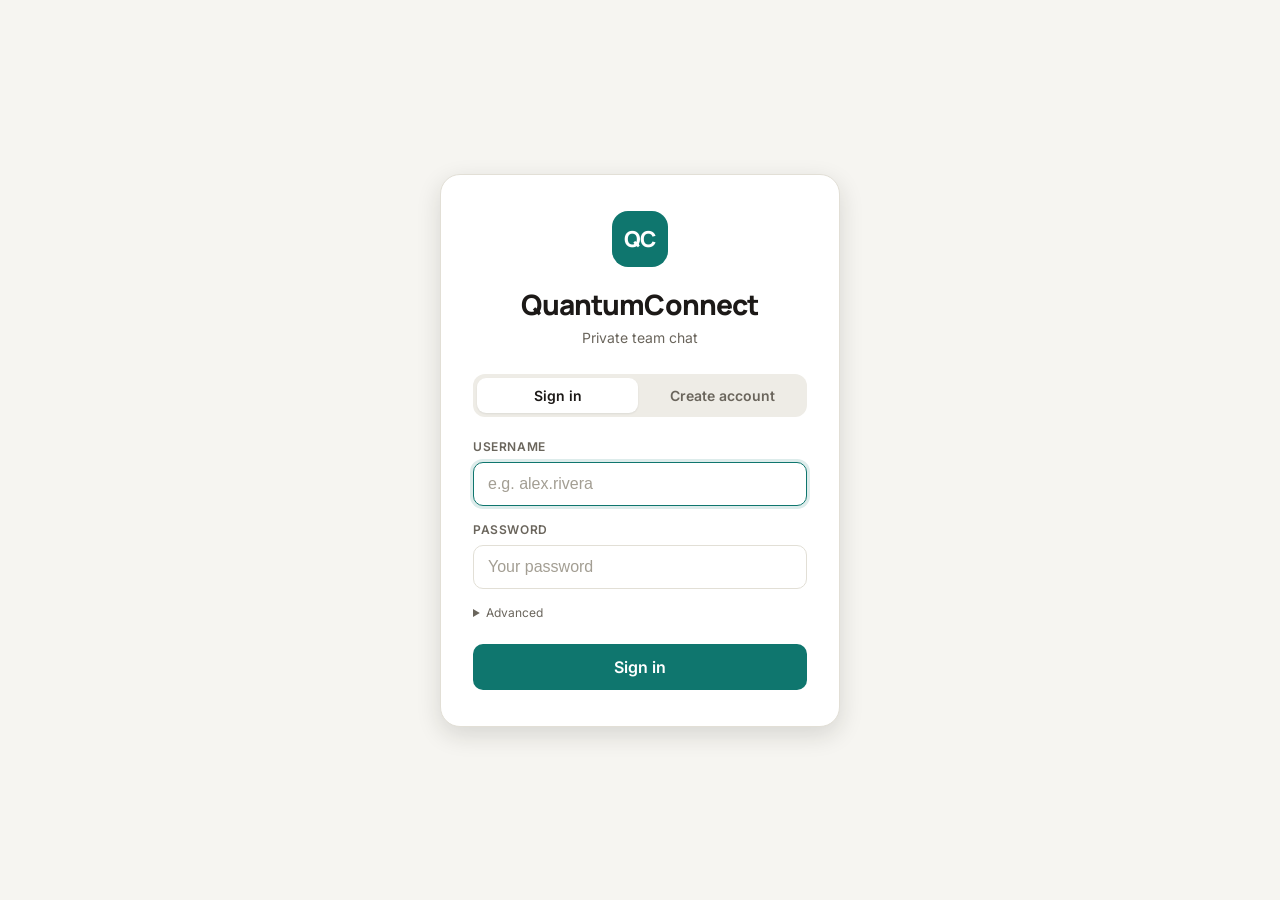
<file: frontend/index.html>
<!DOCTYPE html>
<html lang="en">
<head>
    <meta charset="UTF-8">
    <meta name="viewport" content="width=device-width, initial-scale=1.0, viewport-fit=cover">
    <meta name="theme-color" content="#f6f5f1">
    <title>QuantumConnect</title>
    <link rel="icon" href="data:image/svg+xml,%3Csvg xmlns='http://www.w3.org/2000/svg' viewBox='0 0 64 64'%3E%3Crect width='64' height='64' rx='16' fill='%230f766e'/%3E%3Ctext x='32' y='42' font-family='Arial' font-size='28' font-weight='700' text-anchor='middle' fill='white'%3EQC%3C/text%3E%3C/svg%3E">
    <link rel="preconnect" href="https://fonts.googleapis.com">
    <link rel="preconnect" href="https://fonts.gstatic.com" crossorigin>
    <link href="https://fonts.googleapis.com/css2?family=Manrope:wght@700;800&family=Inter:wght@400;500;600;700&display=swap" rel="stylesheet">
    <link rel="stylesheet" href="styles.css">
</head>
<body>

    <!-- SIGN-IN -->
    <div id="auth-screen">
        <form class="auth-card" id="auth-form" autocomplete="off">
            <div class="logo logo-lg">QC</div>
            <h1 class="auth-title">QuantumConnect</h1>
            <p class="auth-sub">Private team chat</p>

            <div class="tabs" role="tablist">
                <button type="button" role="tab" class="tab active" id="tab-login" aria-selected="true">Sign in</button>
                <button type="button" role="tab" class="tab" id="tab-register" aria-selected="false">Create account</button>
            </div>

            <div class="field">
                <label for="username-input">Username</label>
                <input type="text" id="username-input" name="username" placeholder="e.g. alex.rivera" maxlength="24" autocomplete="username" spellcheck="false" required autofocus>
            </div>
            <div class="field">
                <label for="password-input">Password</label>
                <input type="password" id="password-input" name="password" placeholder="At least 8 characters" maxlength="128" autocomplete="current-password" required>
            </div>
            <div class="field" id="invite-field" hidden>
                <label for="invite-input">Invite code</label>
                <input type="text" id="invite-input" name="invite" placeholder="Ask whoever invited you" maxlength="128" autocomplete="off" spellcheck="false">
            </div>
            <p class="auth-hint" id="auth-hint" hidden>Usernames are 3-24 characters: letters, numbers, spaces, dots, dashes or underscores.</p>

            <details class="advanced">
                <summary>Advanced</summary>
                <div class="field">
                    <label for="server-input">Server node</label>
                    <input type="text" id="server-input" placeholder="wss://your-backend.onrender.com/ws" spellcheck="false">
                </div>
            </details>

            <button type="submit" class="btn-primary" id="auth-btn">Sign in</button>
            <div id="auth-note" class="auth-note" role="status"></div>
            <div id="auth-error" class="auth-error" role="alert"></div>
        </form>
    </div>

    <!-- APP -->
    <div id="main-app">
        <div class="scrim" id="scrim"></div>

        <aside class="sidebar" id="sidebar" aria-label="Conversations">
            <div class="sidebar-header">
                <div class="logo">QC</div>
                <span class="brand">QuantumConnect</span>
            </div>

            <nav class="sidebar-nav">
                <div class="nav-label">Channels</div>
                <button type="button" class="nav-item active" id="nav-public">
                    <span class="nav-icon">#</span>
                    <span class="nav-text">General</span>
                    <span class="badge" id="badge-public" hidden>0</span>
                </button>

                <div class="nav-label">Direct messages</div>
                <div id="dm-list"></div>

                <div class="nav-label">Online now <span class="count" id="online-count">0</span></div>
                <div id="online-list"></div>
            </nav>

            <div class="sidebar-footer">
                <div class="avatar" id="my-avatar">?</div>
                <div class="me-info">
                    <div class="me-name" id="my-name">-</div>
                    <div class="me-status" id="my-status">Offline</div>
                </div>
                <button type="button" class="icon-btn" id="signout-btn" title="Sign out" aria-label="Sign out">&#x21AA;</button>
            </div>
        </aside>

        <main class="chat" id="chat">
            <header class="chat-header">
                <button type="button" class="icon-btn menu-btn" id="menu-btn" aria-label="Open conversations">&#9776;</button>
                <div class="chat-heading">
                    <div class="chat-title" id="chat-title">General</div>
                    <div class="chat-sub" id="chat-sub"></div>
                </div>
                <div class="conn-pill" id="conn-pill" data-state="offline"><span class="dot"></span><span id="conn-pill-text">Offline</span></div>
            </header>

            <div class="banner" id="conn-banner" hidden>
                <span id="banner-text"></span>
                <button type="button" id="banner-btn">Retry now</button>
            </div>

            <div class="messages" id="messages" aria-live="polite"></div>
            <button type="button" class="jump-btn" id="jump-btn" hidden>New messages &#8595;</button>

            <div class="status-row">
                <div class="typing" id="typing"></div>
                <div class="uploads" id="uploads"></div>
            </div>

            <form class="composer" id="composer">
                <button type="button" class="icon-btn" id="attach-btn" title="Attach a file" aria-label="Attach a file">&#128206;</button>
                <div class="input-wrap">
                    <textarea id="msg-input" rows="1" maxlength="4000" placeholder="Type a message" enterkeyhint="send"></textarea>
                    <button type="button" class="icon-btn" id="emoji-btn" title="Emoji" aria-label="Emoji">&#128522;</button>
                    <div class="emoji-pop" id="emoji-pop" hidden></div>
                </div>
                <button type="submit" class="icon-btn send-btn" id="send-btn" title="Send" aria-label="Send">&#10148;</button>
                <input type="file" id="file-input" hidden>
            </form>

            <div class="drop-hint" id="drop-hint">Drop a file to send it</div>
        </main>
    </div>

    <div class="toast" id="toast" role="status" hidden></div>

    <script src="config.js"></script>
    <script src="app.js"></script>
</body>
</html>
</file>
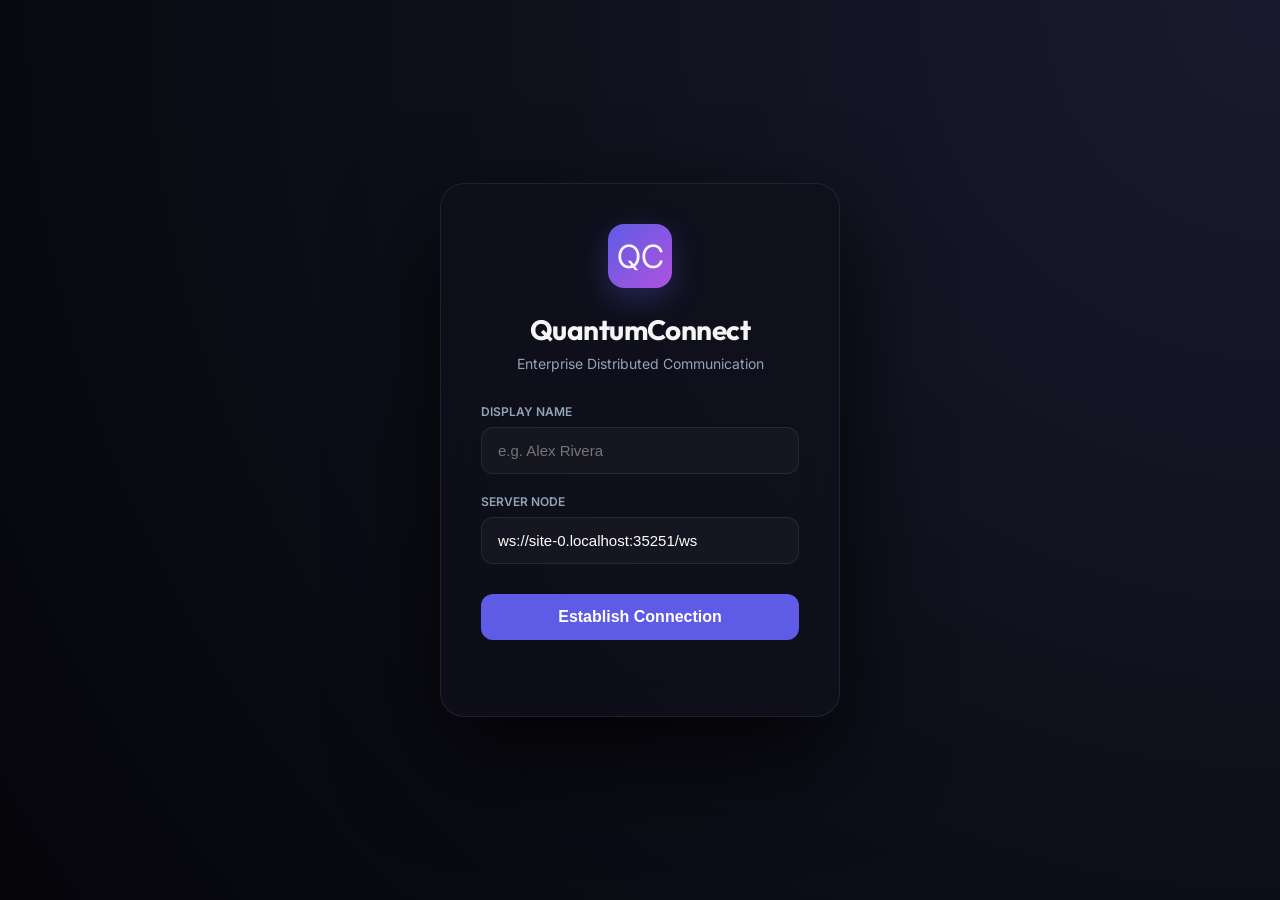
<file: web_client/index.html>
<!DOCTYPE html>
<html lang="en">
<head>
    <meta charset="UTF-8">
    <meta name="viewport" content="width=device-width, initial-scale=1.0">
    <title>QuantumConnect | Enterprise Communication</title>
    <!-- Google Fonts -->
    <link href="https://fonts.googleapis.com/css2?family=Outfit:wght@300;400;500;600;700&family=Inter:wght@300;400;500;600&display=swap" rel="stylesheet">
    <style>
        :root {
            --bg: #05050a;
            --surface: #0f111a;
            --surface-hover: #161a29;
            --border: rgba(255, 255, 255, 0.08);
            --accent: #5e5ce6;
            --accent-glow: rgba(94, 92, 230, 0.3);
            --text-main: #f5f5f7;
            --text-dim: #94a3b8;
            --success: #34c759;
            --danger: #ff453a;
            --glass: rgba(15, 17, 26, 0.7);
            --sidebar-width: 260px;
        }

        * {
            box-sizing: border-box;
            margin: 0;
            padding: 0;
            scrollbar-width: thin;
            scrollbar-color: var(--border) transparent;
        }

        body {
            font-family: 'Inter', sans-serif;
            background-color: var(--bg);
            color: var(--text-main);
            height: 100vh;
            overflow: hidden;
            display: flex;
            flex-direction: column;
        }

        h1, h2, h3, .brand-name {
            font-family: 'Outfit', sans-serif;
        }

        /* --- AUTH SCREEN --- */
        #auth-screen {
            position: fixed;
            inset: 0;
            z-index: 1000;
            background: radial-gradient(circle at top right, #1a1a2e 0%, #05050a 100%);
            display: flex;
            align-items: center;
            justify-content: center;
            transition: opacity 0.5s ease-out;
        }

        .auth-card {
            width: 100%;
            max-width: 400px;
            padding: 40px;
            background: var(--glass);
            backdrop-filter: blur(20px);
            border: 1px solid var(--border);
            border-radius: 24px;
            box-shadow: 0 40px 100px rgba(0,0,0,0.8);
            text-align: center;
            animation: authIn 0.6s cubic-bezier(0.16, 1, 0.3, 1);
        }

        @keyframes authIn {
            from { opacity: 0; transform: translateY(20px) scale(0.95); }
            to { opacity: 1; transform: translateY(0) scale(1); }
        }

        .auth-logo {
            width: 64px;
            height: 64px;
            background: linear-gradient(135deg, var(--accent), #af52de);
            border-radius: 16px;
            margin: 0 auto 24px;
            display: flex;
            align-items: center;
            justify-content: center;
            font-size: 32px;
            box-shadow: 0 10px 30px var(--accent-glow);
        }

        .auth-title { font-size: 28px; font-weight: 700; margin-bottom: 8px; letter-spacing: -0.02em; }
        .auth-sub { font-size: 14px; color: var(--text-dim); margin-bottom: 32px; }

        .input-group { text-align: left; margin-bottom: 20px; }
        .input-group label { display: block; font-size: 12px; font-weight: 600; color: var(--text-dim); text-transform: uppercase; margin-bottom: 8px; }
        .input-group input {
            width: 100%;
            padding: 14px 16px;
            background: rgba(255,255,255,0.03);
            border: 1px solid var(--border);
            border-radius: 12px;
            color: white;
            font-size: 15px;
            outline: none;
            transition: all 0.2s;
        }
        .input-group input:focus { border-color: var(--accent); background: rgba(255,255,255,0.05); box-shadow: 0 0 0 4px var(--accent-glow); }

        .btn-auth {
            width: 100%;
            padding: 14px;
            background: var(--accent);
            border: none;
            border-radius: 12px;
            color: white;
            font-size: 16px;
            font-weight: 600;
            cursor: pointer;
            transition: all 0.3s;
            margin-top: 10px;
        }
        .btn-auth:hover { filter: brightness(1.1); transform: translateY(-1px); box-shadow: 0 10px 20px var(--accent-glow); }
        .btn-auth:active { transform: translateY(0); }

        /* --- MAIN LAYOUT --- */
        #main-app {
            display: grid;
            grid-template-columns: var(--sidebar-width) 1fr;
            height: 100vh;
            opacity: 0;
            transition: opacity 0.5s ease;
        }
        #main-app.visible { opacity: 1; }

        .sidebar {
            background: var(--surface);
            border-right: 1px solid var(--border);
            display: flex;
            flex-direction: column;
            padding: 24px 0;
            z-index: 10;
        }

        .sidebar-header {
            padding: 0 24px 24px;
            display: flex;
            align-items: center;
            gap: 12px;
            font-weight: 700;
            font-size: 18px;
            border-bottom: 1px solid var(--border);
        }

        .sidebar-nav {
            flex: 1;
            overflow-y: auto;
            padding: 20px 12px;
        }

        .nav-label {
            font-size: 11px;
            font-weight: 700;
            color: var(--text-dim);
            text-transform: uppercase;
            padding: 0 12px 10px;
            display: flex;
            justify-content: space-between;
            align-items: center;
        }

        .nav-item {
            display: flex;
            align-items: center;
            gap: 10px;
            padding: 10px 12px;
            border-radius: 10px;
            cursor: pointer;
            font-size: 14px;
            font-weight: 500;
            color: var(--text-dim);
            transition: 0.2s;
            margin-bottom: 4px;
        }
        .nav-item:hover { background: var(--surface-hover); color: white; }
        .nav-item.active { background: var(--accent-glow); color: var(--accent); border-left: 3px solid var(--accent); }
        .nav-item .icon { font-size: 16px; width: 20px; text-align: center; }

        .user-pill {
            display: flex;
            align-items: center;
            gap: 10px;
            padding: 10px;
            border-radius: 10px;
            transition: 0.2s;
        }
        .user-avatar {
            width: 32px;
            height: 32px;
            border-radius: 10px;
            background: var(--border);
            display: flex;
            align-items: center;
            justify-content: center;
            font-weight: 700;
            font-size: 12px;
            color: white;
            flex-shrink: 0;
        }
        .user-status {
            width: 8px;
            height: 8px;
            border-radius: 50%;
            background: var(--success);
            box-shadow: 0 0 10px var(--success);
        }
        .user-info { flex: 1; min-width: 0; }
        .user-name { font-size: 13px; font-weight: 600; white-space: nowrap; overflow: hidden; text-overflow: ellipsis; }

        .chat-container {
            display: flex;
            flex-direction: column;
            background: #000;
            position: relative;
            min-height: 0;
            overflow: hidden;
        }

        .chat-header {
            height: 64px;
            background: var(--surface);
            border-bottom: 1px solid var(--border);
            display: flex;
            align-items: center;
            justify-content: space-between;
            padding: 0 24px;
        }

        .chat-title {
            display: flex;
            align-items: center;
            gap: 10px;
            font-weight: 600;
        }

        .messages-area {
            flex: 1;
            overflow-y: auto;
            padding: 24px;
            display: flex;
            flex-direction: column;
            gap: 20px;
        }

        /* --- MESSAGE STYLES --- */
        .msg-group {
            display: flex;
            gap: 12px;
            max-width: 80%;
            animation: msgIn 0.3s cubic-bezier(0.16, 1, 0.3, 1);
        }
        @keyframes msgIn {
            from { opacity: 0; transform: translateY(10px); }
            to { opacity: 1; transform: translateY(0); }
        }

        .msg-own { align-self: flex-end; flex-direction: row-reverse; }
        .msg-avatar { width: 36px; height: 36px; border-radius: 12px; flex-shrink: 0; background: var(--surface-hover); display: flex; align-items: center; justify-content: center; font-weight: 700; }
        .msg-content-wrapper { display: flex; flex-direction: column; gap: 4px; }
        .msg-info { display: flex; align-items: center; gap: 8px; font-size: 11px; color: var(--text-dim); }
        .msg-bubble {
            padding: 12px 16px;
            border-radius: 16px;
            font-size: 14px;
            line-height: 1.5;
            background: var(--surface);
            border: 1px solid var(--border);
            color: var(--text-main);
            position: relative;
        }
        .msg-own .msg-bubble { background: var(--accent); border-color: transparent; color: white; border-bottom-right-radius: 2px; }
        .msg-not-own .msg-bubble { border-bottom-left-radius: 2px; }

        .input-area {
            padding: 24px;
            background: var(--surface);
            border-top: 1px solid var(--border);
            display: flex;
            gap: 12px;
            align-items: center;
        }

        .input-wrapper {
            flex: 1;
            background: rgba(255,255,255,0.03);
            border: 1px solid var(--border);
            border-radius: 14px;
            display: flex;
            align-items: center;
            padding: 0 12px;
            transition: 0.2s;
        }
        .input-wrapper:focus-within { border-color: var(--accent); background: rgba(255,255,255,0.05); }

        #msg-input {
            flex: 1;
            background: transparent;
            border: none;
            padding: 14px 4px;
            color: white;
            font-size: 15px;
            outline: none;
        }

        .btn-action {
            background: transparent;
            border: none;
            color: var(--text-dim);
            font-size: 18px;
            cursor: pointer;
            width: 36px;
            height: 36px;
            border-radius: 10px;
            display: flex;
            align-items: center;
            justify-content: center;
            transition: 0.2s;
        }
        .btn-action:hover { color: white; background: var(--surface-hover); }
        .btn-send { background: var(--accent); color: white; }
        .btn-send:hover { transform: scale(1.05); background: var(--accent); }

        /* --- MEDIA QUERIES --- */
        @media (max-width: 768px) {
            #main-app { grid-template-columns: 1fr; }
            .sidebar { display: none; }
        }

        /* Support for Widget mode */
        body.widget-mode {
            background: transparent;
        }
        body.widget-mode .sidebar { display: none; }
        body.widget-mode #main-app { grid-template-columns: 1fr; border-radius: 20px; border: 1px solid var(--border); }
    </style>
</head>
<body>

    <!-- AUTH SCREEN -->
    <div id="auth-screen">
        <div class="auth-card">
            <div class="auth-logo">QC</div>
            <h1 class="auth-title">QuantumConnect</h1>
            <p class="auth-sub">Enterprise Distributed Communication</p>
            
            <div class="input-group">
                <label>Display Name</label>
                <input type="text" id="username-input" placeholder="e.g. Alex Rivera" maxlength="24">
            </div>
            <div class="input-group">
                <label>Server Node</label>
                <input type="text" id="server-input" placeholder="ws://localhost:8888">
            </div>
            
            <button class="btn-auth" onclick="connect()">Establish Connection</button>
            <div id="auth-error" style="color: var(--danger); font-size: 13px; margin-top: 16px; min-height: 20px;"></div>
        </div>
    </div>

    <!-- MAIN APP -->
    <div id="main-app">
        <!-- Sidebar -->
        <aside class="sidebar">
            <div class="sidebar-header">
                <div class="auth-logo" style="width: 32px; height: 32px; font-size: 14px; margin: 0;">QC</div>
                <span class="brand-name">QuantumConnect</span>
            </div>

            <nav class="sidebar-nav">
                <div class="nav-label">Workspace</div>
                <div class="nav-item active" onclick="switchGeneral()">
                    <span class="icon">#</span>
                    <span>General Channel</span>
                </div>
                <div class="nav-item">
                    <span class="icon">⚡</span>
                    <span>System Alerts</span>
                </div>

                <div class="nav-label" style="margin-top: 30px;">
                    Users
                    <span id="user-count-badge" style="font-size: 10px; background: var(--accent); color: white; padding: 2px 6px; border-radius: 10px;">0</span>
                </div>
                <div id="online-users-list">
                    <!-- Users injected here -->
                </div>
            </nav>

            <div style="padding: 16px; border-top: 1px solid var(--border);">
                <div class="user-pill">
                    <div id="my-avatar" class="user-avatar">?</div>
                    <div class="user-info">
                        <div id="my-name" class="user-name">Not Connected</div>
                        <div style="font-size: 11px; color: var(--text-dim);">Internal Node</div>
                    </div>
                    <div class="user-status"></div>
                </div>
            </div>
        </aside>

        <!-- Chat Main -->
        <main class="chat-container">
            <header class="chat-header">
                <div class="chat-title">
                    <span style="color: var(--text-dim);">#</span>
                    <span id="chat-title-text">General Channel</span>
                    <span class="user-status" id="connection-status" style="background: var(--danger); box-shadow: 0 0 10px var(--danger);"></span>
                </div>
                <div style="display: flex; gap: 8px;">
                    <button class="btn-action">🔒</button>
                    <button class="btn-action">⚙️</button>
                </div>
            </header>

            <div class="messages-area" id="messages-list">
                <!-- Messages injected here -->
                <div class="msg-group system" style="justify-content: center; font-size: 12px; color: var(--text-dim); font-style: italic;">
                    Waiting for data stream...
                </div>
            </div>

            <div class="input-area">
                <button class="btn-action" onclick="document.getElementById('file-input').click()">📎</button>
                <div class="input-wrapper">
                    <input type="text" id="msg-input" placeholder="Type a message to the team..." onkeydown="handleKey(event)">
                    <button class="btn-action" title="Emoji">😊</button>
                </div>
                <button class="btn-action btn-send" onclick="sendMessage()">➤</button>
                <input type="file" id="file-input" style="display:none" onchange="uploadFile(this)">
            </div>
        </main>
    </div>

    <script>
        let ws = null;
        let myId = null;
        let myName = "";
        let retryCount = 0;

        // Chat State
        let currentMode = "public"; // "public" or "private"
        let currentPrivateChatId = null;
        let currentPrivateUserName = "";
        let chatHistories = { "public": [] };

        function normalizeBaseUrl(baseUrl) {
            if (!baseUrl) return "";
            return baseUrl.trim().replace(/\/+$/, "");
        }

        function toWebSocketUrl(baseUrl) {
            if (!baseUrl) return "";
            return baseUrl
                .replace(/^https:\/\//i, "wss://")
                .replace(/^http:\/\//i, "ws://");
        }

        // --- WIDGET & INTEGRATION LOGIC ---
        const urlParams = new URLSearchParams(window.location.search);
        const isWidget = urlParams.get('widget') === 'true';
        const autoUser = urlParams.get('user');
        const accentColor = urlParams.get('accent');
        const backendFromQuery = urlParams.get('backend');
        const backendFromGlobal = window.CHAT_BACKEND_URL;
        const configuredBackendBaseUrl = normalizeBaseUrl(backendFromQuery || backendFromGlobal || "");

        const defaultSocketBase = configuredBackendBaseUrl
            ? toWebSocketUrl(configuredBackendBaseUrl)
            : `${window.location.protocol === 'https:' ? 'wss:' : 'ws:'}//${window.location.host}`;
        document.getElementById('server-input').value = `${defaultSocketBase}/ws`;

        if (isWidget) {
            document.body.classList.add('widget-mode');
            if (accentColor) document.documentElement.style.setProperty('--accent', accentColor);
        }

        if (autoUser) {
            document.getElementById('username-input').value = autoUser;
            // Short delay to ensure socket is ready
            setTimeout(connect, 500);
        }

        // Listen for parent messages
        window.addEventListener('message', (event) => {
            if (event.data.type === 'SEND_MSG' && event.data.text) {
                document.getElementById('msg-input').value = event.data.text;
                sendMessage();
            }
        });

        function connect() {
            const nameInput = document.getElementById('username-input');
            const serverInput = document.getElementById('server-input');
            const errorEl = document.getElementById('auth-error');

            if (!nameInput.value.trim()) {
                errorEl.textContent = "Please enter a valid display name.";
                return;
            }

            errorEl.textContent = "";
            const btn = document.querySelector('.btn-auth');
            if (btn) {
                btn.textContent = "Connecting...";
                btn.disabled = true;
            }

            try {
                // Enterprise auto-pathing: if user didn't specify /ws, add it
                let url = serverInput.value;
                if (!url.endsWith('/ws')) url += '/ws';
                ws = new WebSocket(url);
            } catch (e) {
                if (errorEl) errorEl.textContent = "Connection Error: Check server path.";
                if (btn) resetAuthBtn();
                return;
            }

            ws.onopen = () => {
                ws.send(JSON.stringify({
                    type: "register",
                    username: nameInput.value.trim(),
                    user_id: "user_" + Math.random().toString(36).substr(2, 9)
                }));
            };

            ws.onmessage = (e) => {
                const data = JSON.parse(e.data);
                handleProtocol(data);
            };

            ws.onclose = () => {
                document.getElementById('connection-status').style.background = 'var(--danger)';
                appendSystemMessage("⚠️ Connection to node lost.");
            };
        }

        function handleProtocol(data) {
            switch(data.type) {
                case "welcome":
                    myId = data.user_id;
                    myName = data.username;
                    if (data.history) {
                        chatHistories["public"] = data.history;
                        renderCurrentChat();
                        appendSystemMessage("--- Message Archive Synchronized ---");
                    }
                    enterApp();
                    break;
                case "public_message":
                    chatHistories["public"].push(data);
                    if (currentMode === "public") appendMessage(data);
                    else appendSystemMessage(`New message in General Channel from ${data.sender}`);
                    break;
                case "private_message":
                    const pid = data.chat_id;
                    if (!chatHistories[pid]) chatHistories[pid] = [];
                    chatHistories[pid].push(data);
                    if (currentMode === "private" && currentPrivateChatId === pid) appendMessage(data);
                    else appendSystemMessage(`New secure message from ${data.sender}`);
                    break;
                case "private_chat_start":
                    currentMode = "private";
                    currentPrivateChatId = data.chat_id;
                    currentPrivateUserName = data.other_user;
                    if (!chatHistories[data.chat_id]) chatHistories[data.chat_id] = [];
                    
                    document.getElementById('chat-title-text').textContent = "Secure Channel: " + currentPrivateUserName;
                    renderCurrentChat();
                    appendSystemMessage("--- Secure WebSocket Established with " + currentPrivateUserName + " ---");
                    break;
                case "user_list":
                    updateUserList(data.users);
                    break;
            }
        }

        function enterApp() {
            document.getElementById('auth-screen').style.opacity = '0';
            setTimeout(() => {
                document.getElementById('auth-screen').style.display = 'none';
                document.getElementById('main-app').classList.add('visible');
                document.getElementById('my-name').textContent = myName;
                document.getElementById('my-avatar').textContent = myName.charAt(0).toUpperCase();
                document.getElementById('connection-status').style.background = 'var(--success)';
                document.getElementById('connection-status').style.boxShadow = '0 0 10px var(--success)';
            }, 500);
        }

        function handleKey(e) {
            if (e.key === 'Enter') sendMessage();
        }

        function sendMessage() {
            const input = document.getElementById('msg-input');
            if (!input.value.trim()) return;

            if (currentMode === "public") {
                ws.send(JSON.stringify({ type: "public_message", content: input.value.trim() }));
            } else {
                ws.send(JSON.stringify({ type: "private_message", chat_id: currentPrivateChatId, content: input.value.trim() }));
            }
            input.value = "";
        }

        function switchGeneral() {
            currentMode = "public";
            currentPrivateChatId = null;
            document.getElementById('chat-title-text').textContent = "General Channel";
            renderCurrentChat();
            appendSystemMessage("--- Switched to General Channel ---");
        }

        function startPrivateChat(username) {
            if (username === myName) return;
            ws.send(JSON.stringify({ type: "private_request", recipient: username }));
            appendSystemMessage(`Requesting handshake with ${username}...`);
        }

        function renderCurrentChat() {
            const list = document.getElementById('messages-list');
            list.innerHTML = "";
            const targetId = currentMode === "public" ? "public" : currentPrivateChatId;
            const history = chatHistories[targetId] || [];
            history.forEach(m => appendMessage(m));
        }

        function appendMessage(data, isOwn = false) {
            const list = document.getElementById('messages-list');
            const self = isOwn || data.sender_id === myId;
            
            const time = data.timestamp ? new Date(data.timestamp).toLocaleTimeString([], {hour: '2-digit', minute:'2-digit'}) : "Now";

            const div = document.createElement('div');
            div.className = `msg-group ${self ? 'msg-own' : 'msg-not-own'}`;
            div.innerHTML = `
                <div class="msg-avatar" style="background: ${getHSL(data.sender)}">${data.sender.charAt(0).toUpperCase()}</div>
                <div class="msg-content-wrapper">
                    <div class="msg-info">
                        <span style="font-weight: 700; color: ${self ? 'var(--accent)' : 'var(--text-main)'}">${data.sender}</span>
                        <span>${time}</span>
                    </div>
                    <div class="msg-bubble">${parseContent(data.content)}</div>
                </div>
            `;
            list.appendChild(div);
            list.scrollTop = list.scrollHeight;
        }

        function getHSL(name) {
            let hash = 0;
            for (let i = 0; i < name.length; i++) {
                hash = name.charCodeAt(i) + ((hash << 5) - hash);
            }
            return `hsl(${hash % 360}, 60%, 50%)`;
        }

        function parseContent(content) {
            if (!content) return "";
            if (content.startsWith('__FILE__')) {
                const parts = content.split('|_|');
                if (parts.length >= 4) {
                    const type = parts[0].replace('__FILE__', '');
                    const filePath = '/' + parts[1].replace(/^\/+/, '');
                    const url = configuredBackendBaseUrl ? `${configuredBackendBaseUrl}${filePath}` : `${window.location.origin}${filePath}`;
                    const name = parts[2];
                    const caption = parts[3];

                    if (type === 'image') {
                        return `<div class="media-container" style="margin-top: 5px;">${caption ? `<p style="margin-bottom:8px">${caption}</p>` : ''}<img src="${url}" onload="const el = document.getElementById('messages-list'); el.scrollTop = el.scrollHeight;" style="max-width: 100%; max-height: 250px; border-radius: 12px; cursor: pointer; border: 1px solid var(--border);" onclick="window.open('${url}')"></div>`;
                    } else if (type === 'audio') {
                        return `<div class="media-container" style="margin-top: 5px;"><audio controls src="${url}" style="width: 220px; height: 32px;"></audio></div>`;
                    } else if (type === 'video') {
                        return `<div class="media-container" style="margin-top: 5px;"><video controls src="${url}" style="max-width: 100%; max-height: 250px; border-radius: 12px;"></video></div>`;
                    } else {
                        return `<a href="${url}" download="${name}" style="display: flex; align-items: center; gap: 10px; text-decoration: none; background: rgba(255,255,255,0.05); padding: 10px; border-radius: 10px; border: 1px solid var(--border); color: white; margin-top: 5px;"><span style="font-size: 24px;">📄</span><div style="display: flex; flex-direction: column; min-width: 0;"><span style="font-weight: 600; white-space: nowrap; overflow: hidden; text-overflow: ellipsis; max-width: 150px;">${name}</span><span style="font-size: 10px; color: var(--text-dim);">Download File</span></div></a>`;
                    }
                }
            }
            return content.replace(/</g, "&lt;").replace(/>/g, "&gt;");
        }

        function appendSystemMessage(text) {
            const list = document.getElementById('messages-list');
            const div = document.createElement('div');
            div.className = "msg-group system";
            div.style.justifyContent = "center";
            div.style.fontSize = "12px";
            div.style.color = "var(--text-dim)";
            div.style.fontStyle = "italic";
            div.textContent = text;
            list.appendChild(div);
            list.scrollTop = list.scrollHeight;
        }

        function updateUserList(users) {
            const list = document.getElementById('online-users-list');
            document.getElementById('user-count-badge').textContent = users.length;
            list.innerHTML = "";
            users.forEach(u => {
                const div = document.createElement('div');
                div.className = "nav-item";
                div.onclick = () => startPrivateChat(u.username);
                div.innerHTML = `
                    <div class="user-avatar" style="width: 24px; height: 24px; font-size: 10px; background: ${getHSL(u.username)}">${u.username.charAt(0).toUpperCase()}</div>
                    <span style="font-size: 13px;">${u.username}</span>
                    ${u.user_id !== myId ? '<div class="user-status" style="margin-left: auto; width: 6px; height: 6px;"></div>' : ''}
                `;
                list.appendChild(div);
            });
        }

        async function uploadFile(input) {
            if (!input.files.length) return;
            const file = input.files[0];
            appendSystemMessage(`Uploading ${file.name}...`);
            
            try {
                const formData = new FormData();
                formData.append('file', file);
                const uploadBase = configuredBackendBaseUrl || window.location.origin;
                const res = await fetch(`${uploadBase}/upload?filename=${encodeURIComponent(file.name)}`, {
                    method: 'POST',
                    body: formData
                });
                if (!res.ok) throw new Error("Upload failed");
                const data = await res.json();
                
                // Properly detect type for UI rendering
                let typeStr = "file";
                if (file.type.startsWith("image/")) typeStr = "image";
                else if (file.type.startsWith("audio/")) typeStr = "audio";
                else if (file.type.startsWith("video/")) typeStr = "video";

                const encoded = `__FILE__${typeStr}|_|${data.url}|_|${data.name}|_|`;
                if (currentMode === "public") {
                    ws.send(JSON.stringify({ type: "public_message", content: encoded }));
                } else {
                    ws.send(JSON.stringify({ type: "private_message", chat_id: currentPrivateChatId, content: encoded }));
                }
            } catch (e) {
                appendSystemMessage("Upload failed.");
            }
        }
    </script>
</body>
</html>
</file>
<file: frontend/styles.css>
/* QuantumConnect theme: flat, solid surfaces. Warm paper background, white cards, ink sidebar, teal accent. */
:root {
    --bg: #f6f5f1;
    --surface: #ffffff;
    --surface-2: #eeece6;
    --border: #e2dfd6;
    --text: #1c1917;
    --text-dim: #6a655c;

    --accent: #0f766e;
    --accent-strong: color-mix(in srgb, var(--accent) 82%, #000);
    --accent-soft: color-mix(in srgb, var(--accent) 14%, #fff);
    --on-accent: #ffffff;

    --side-bg: #18211f;
    --side-hover: #223230;
    --side-active: #2b403c;
    --side-border: #27332f;
    --side-text: #e9f0ee;
    --side-dim: #96aaa5;
    --side-accent: #2dd4bf;
    --on-side-accent: #062b27;

    --success: #16a34a;
    --danger: #dc2626;
    --shadow-sm: 0 1px 2px rgba(28, 25, 23, .08);
    --shadow-md: 0 8px 24px rgba(28, 25, 23, .14);

    --sidebar-w: 280px;
    --radius: 12px;
}

* { box-sizing: border-box; margin: 0; padding: 0; scrollbar-width: thin; scrollbar-color: #c9c5ba transparent; }
[hidden] { display: none !important; }

html, body { height: 100%; }
body {
    font-family: 'Inter', system-ui, sans-serif;
    background: var(--bg);
    color: var(--text);
    overflow: hidden;
    -webkit-font-smoothing: antialiased;
}
h1, .brand, .chat-title { font-family: 'Manrope', 'Inter', sans-serif; }
button { font: inherit; color: inherit; cursor: pointer; }
:focus-visible { outline: 2px solid var(--accent); outline-offset: 2px; }
.sidebar :focus-visible { outline-color: var(--side-accent); }

.logo {
    width: 32px; height: 32px; border-radius: 9px; flex-shrink: 0;
    background: var(--accent); color: var(--on-accent);
    display: flex; align-items: center; justify-content: center;
    font-family: 'Manrope', sans-serif; font-weight: 800; font-size: 13px; letter-spacing: -.02em;
}
.logo-lg { width: 56px; height: 56px; border-radius: 16px; font-size: 22px; margin: 0 auto 18px; }
.sidebar .logo { background: var(--side-accent); color: var(--on-side-accent); }

/* ---------- Sign-in ---------- */
#auth-screen {
    position: fixed; inset: 0; z-index: 100;
    display: flex; align-items: center; justify-content: center; padding: 16px;
    background: var(--bg);
    transition: opacity .3s ease;
}
#auth-screen.leaving { opacity: 0; pointer-events: none; }
.auth-card {
    width: 100%; max-width: 400px; padding: 36px 32px; text-align: center;
    background: var(--surface); border: 1px solid var(--border); border-radius: 20px;
    box-shadow: var(--shadow-md);
}
.auth-title { font-size: 28px; font-weight: 800; letter-spacing: -.03em; }
.auth-sub { font-size: 14px; color: var(--text-dim); margin: 6px 0 28px; }
.tabs { display: grid; grid-template-columns: 1fr 1fr; gap: 4px; padding: 4px; margin-bottom: 22px; background: var(--surface-2); border-radius: 12px; }
.tab { padding: 9px 8px; border: 0; border-radius: 9px; background: transparent; font-size: 14px; font-weight: 600; color: var(--text-dim); transition: background .12s, color .12s; }
.tab:hover { color: var(--text); }
.tab.active { background: var(--surface); color: var(--text); box-shadow: var(--shadow-sm); }
.auth-hint { text-align: left; font-size: 12px; line-height: 1.45; color: var(--text-dim); margin: -4px 0 14px; }
.field { text-align: left; margin-bottom: 16px; }
.field label { display: block; font-size: 12px; font-weight: 600; color: var(--text-dim); text-transform: uppercase; letter-spacing: .05em; margin-bottom: 8px; }
.field input {
    width: 100%; padding: 12px 14px; font-size: 16px; color: var(--text);
    background: var(--surface); border: 1px solid var(--border); border-radius: 10px; outline: none;
    transition: border-color .15s, box-shadow .15s;
}
.field input::placeholder { color: #a39e93; }
.field input:focus { border-color: var(--accent); box-shadow: 0 0 0 3px var(--accent-soft); }
.advanced { text-align: left; margin-bottom: 8px; }
.advanced summary { font-size: 12px; color: var(--text-dim); cursor: pointer; margin-bottom: 12px; user-select: none; }
.btn-primary {
    width: 100%; padding: 13px; margin-top: 4px; border: 0; border-radius: 10px;
    background: var(--accent); color: var(--on-accent); font-size: 16px; font-weight: 600;
    transition: background .15s;
}
.btn-primary:hover:not(:disabled) { background: var(--accent-strong); }
.btn-primary:disabled { opacity: .65; cursor: progress; }
.auth-note { font-size: 13px; color: var(--text-dim); margin-top: 14px; min-height: 18px; }
.auth-error { font-size: 13px; color: var(--danger); margin-top: 6px; min-height: 18px; }
.auth-note:empty, .auth-error:empty { display: none; }

/* ---------- Layout ---------- */
#main-app {
    display: none;
    grid-template-columns: var(--sidebar-w) minmax(0, 1fr);
    grid-template-rows: minmax(0, 1fr);
    height: 100vh; height: 100dvh;
}
#main-app.visible { display: grid; }

.sidebar { display: flex; flex-direction: column; min-height: 0; background: var(--side-bg); color: var(--side-text); z-index: 30; }
.sidebar-header { display: flex; align-items: center; gap: 12px; padding: 20px 20px 18px; border-bottom: 1px solid var(--side-border); }
.brand { font-weight: 800; font-size: 18px; letter-spacing: -.02em; }
.sidebar-nav { flex: 1; min-height: 0; overflow-y: auto; padding: 14px 10px; scrollbar-color: var(--side-active) transparent; }
.nav-label {
    display: flex; align-items: center; justify-content: space-between;
    padding: 14px 10px 8px; font-size: 11px; font-weight: 700; letter-spacing: .07em;
    text-transform: uppercase; color: var(--side-dim);
}
.nav-label:first-child { padding-top: 4px; }
.count { font-size: 10px; background: var(--side-accent); color: var(--on-side-accent); padding: 2px 7px; border-radius: 10px; }
.nav-empty { padding: 4px 10px 8px; font-size: 12px; color: var(--side-dim); }

.nav-item {
    display: flex; align-items: center; gap: 10px; width: 100%; text-align: left;
    padding: 9px 10px; margin-bottom: 2px; border: 0; border-radius: 8px; background: transparent;
    font-size: 14px; font-weight: 500; color: var(--side-dim); transition: background .12s, color .12s;
}
.nav-item:hover { background: var(--side-hover); color: var(--side-text); }
.nav-item.active { background: var(--side-active); color: #fff; }
.nav-item:disabled { cursor: default; }
.nav-item:disabled:hover { background: transparent; color: var(--side-dim); }
.nav-icon { width: 24px; text-align: center; font-size: 17px; }
.nav-text { flex: 1; min-width: 0; }
.nav-name { display: block; overflow: hidden; text-overflow: ellipsis; white-space: nowrap; }
.nav-preview { display: block; overflow: hidden; text-overflow: ellipsis; white-space: nowrap; font-size: 12px; font-weight: 400; color: var(--side-dim); }
.badge { min-width: 20px; padding: 2px 6px; border-radius: 10px; background: var(--side-accent); color: var(--on-side-accent); font-size: 11px; font-weight: 700; text-align: center; }

.avatar {
    width: 32px; height: 32px; border-radius: 10px; flex-shrink: 0; position: relative;
    display: flex; align-items: center; justify-content: center;
    font-weight: 700; font-size: 13px; color: #fff; background: var(--surface-2);
}
.avatar.sm { width: 28px; height: 28px; border-radius: 8px; font-size: 12px; }
.presence { position: absolute; right: -3px; bottom: -3px; width: 10px; height: 10px; border-radius: 50%; background: #6b7c78; border: 2px solid var(--side-bg); }
.presence.on { background: #22c55e; }

.sidebar-footer { display: flex; align-items: center; gap: 10px; padding: 14px 16px; border-top: 1px solid var(--side-border); }
.me-info { flex: 1; min-width: 0; }
.me-name { font-size: 13px; font-weight: 600; overflow: hidden; text-overflow: ellipsis; white-space: nowrap; }
.me-status { font-size: 11px; color: var(--side-dim); }

.icon-btn {
    width: 38px; height: 38px; flex-shrink: 0; border: 0; border-radius: 10px; background: transparent;
    display: inline-flex; align-items: center; justify-content: center; font-size: 18px; color: var(--text-dim);
    transition: background .12s, color .12s;
}
.icon-btn:hover { background: var(--surface-2); color: var(--text); }
.sidebar .icon-btn { color: var(--side-dim); }
.sidebar .icon-btn:hover { background: var(--side-hover); color: var(--side-text); }

/* ---------- Chat ---------- */
.chat { position: relative; display: flex; flex-direction: column; min-height: 0; min-width: 0; background: var(--bg); }
.chat-header { display: flex; align-items: center; gap: 12px; min-height: 64px; padding: 0 20px; background: var(--surface); border-bottom: 1px solid var(--border); }
.menu-btn { display: none; margin-left: -8px; }
.chat-heading { flex: 1; min-width: 0; }
.chat-title { font-size: 17px; font-weight: 800; letter-spacing: -.02em; overflow: hidden; text-overflow: ellipsis; white-space: nowrap; }
.chat-sub { font-size: 12px; color: var(--text-dim); min-height: 15px; }

.conn-pill { display: flex; align-items: center; gap: 7px; padding: 5px 11px; border-radius: 20px; font-size: 12px; font-weight: 600; background: var(--surface-2); color: var(--text-dim); }
.conn-pill .dot { width: 8px; height: 8px; border-radius: 50%; background: var(--danger); }
.conn-pill[data-state="live"] { background: #dcfce7; color: #166534; }
.conn-pill[data-state="live"] .dot { background: var(--success); }
.conn-pill[data-state="connecting"] { background: #fef3c7; color: #78350f; }
.conn-pill[data-state="connecting"] .dot { background: #d97706; animation: pulse 1s infinite; }
.conn-pill[data-state="offline"] { background: #fee2e2; color: #991b1b; }
@keyframes pulse { 50% { opacity: .35; } }

.banner { display: flex; align-items: center; justify-content: center; gap: 12px; padding: 8px 16px; font-size: 13px; font-weight: 500; background: #fef3c7; color: #78350f; border-bottom: 1px solid #f3d98a; }
.banner button { padding: 4px 12px; border: 1px solid #e2c56b; border-radius: 8px; background: #fff; color: #78350f; font-size: 12px; font-weight: 600; }
.banner button:hover { background: #fffbeb; }

.messages { flex: 1; min-height: 0; overflow-y: auto; padding: 20px 20px 8px; display: flex; flex-direction: column; overscroll-behavior: contain; }
.empty { margin: auto; text-align: center; color: var(--text-dim); font-size: 14px; }

.day-sep { display: flex; align-items: center; gap: 12px; margin: 14px 0 10px; font-size: 11px; font-weight: 700; color: var(--text-dim); text-transform: uppercase; letter-spacing: .06em; }
.day-sep::before, .day-sep::after { content: ""; flex: 1; height: 1px; background: var(--border); }

.msg { display: flex; gap: 10px; max-width: min(80%, 640px); margin-top: 14px; animation: msg-in .18s ease-out; }
.msg.grouped { margin-top: 3px; }
.msg.grouped .avatar { visibility: hidden; height: 0; }
.msg.own { align-self: flex-end; flex-direction: row-reverse; }
.msg.own .avatar { display: none; }
.msg-body { display: flex; flex-direction: column; gap: 3px; min-width: 0; }
.msg.own .msg-body { align-items: flex-end; }
.msg-meta { display: flex; align-items: baseline; gap: 8px; font-size: 11px; color: var(--text-dim); }
.msg-name { font-weight: 700; color: var(--text); }
.bubble {
    padding: 10px 14px; border-radius: 14px; border-bottom-left-radius: 4px; font-size: 14px; line-height: 1.5;
    background: var(--surface); color: var(--text); border: 1px solid var(--border); box-shadow: var(--shadow-sm);
    white-space: pre-wrap; overflow-wrap: anywhere;
}
.msg.own .bubble { background: var(--accent); color: var(--on-accent); border-color: var(--accent); border-bottom-left-radius: 14px; border-bottom-right-radius: 4px; }
.bubble a { color: var(--accent); text-decoration: underline; }
.msg.own .bubble a { color: inherit; }
.bubble .caption { margin-bottom: 8px; }
/* Fixed caps (not %): a bubble is shrink-to-fit, so a percentage max-width would collapse to its padding */
.media-img { display: block; width: auto; height: auto; max-width: min(320px, 68vw); max-height: 260px; border-radius: 10px; cursor: zoom-in; }
.bubble audio { display: block; width: min(240px, 68vw); }
.bubble video { display: block; max-width: min(320px, 68vw); max-height: 260px; border-radius: 10px; }
.file-card { display: flex; align-items: center; gap: 10px; text-decoration: none !important; color: inherit !important; }
.file-card .file-icon { font-size: 26px; }
.file-card .file-name { font-weight: 600; max-width: 200px; overflow: hidden; text-overflow: ellipsis; white-space: nowrap; }
.file-card .file-sub { font-size: 11px; opacity: .75; }
.bubble:has(.media-img), .bubble:has(video), .bubble:has(audio), .bubble:has(.file-card) { white-space: normal; }
.bubble:has(.media-img), .bubble:has(video) { padding: 4px; }
.bubble:has(.caption) .media-img { margin: 0 6px 6px 0; }

.messages.bulk .msg { animation: none; }
@keyframes msg-in { from { opacity: 0; transform: translateY(6px); } to { opacity: 1; transform: none; } }

.jump-btn {
    position: absolute; left: 50%; bottom: 122px; transform: translateX(-50%); z-index: 5;
    padding: 8px 16px; border: 0; border-radius: 20px; background: var(--accent); color: var(--on-accent);
    font-size: 13px; font-weight: 600; box-shadow: var(--shadow-md);
}
.jump-btn:hover { background: var(--accent-strong); }

.status-row { display: flex; align-items: center; justify-content: space-between; gap: 12px; padding: 0 22px; min-height: 22px; font-size: 12px; color: var(--text-dim); }
.typing { font-style: italic; min-height: 16px; }
.uploads { display: flex; gap: 8px; }
.upload-pill { padding: 2px 10px; border-radius: 10px; background: var(--surface-2); color: var(--text); font-style: normal; }

.composer { display: flex; align-items: flex-end; gap: 8px; padding: 8px 16px 16px; padding-bottom: max(16px, env(safe-area-inset-bottom)); background: var(--bg); }
.composer .icon-btn { height: 44px; width: 44px; }
.input-wrap { position: relative; flex: 1; min-width: 0; display: flex; align-items: flex-end; padding: 0 6px 0 14px; background: var(--surface); border: 1px solid var(--border); border-radius: var(--radius); transition: border-color .15s, box-shadow .15s; }
.input-wrap:focus-within { border-color: var(--accent); box-shadow: 0 0 0 3px var(--accent-soft); }
#msg-input { flex: 1; min-width: 0; padding: 12px 0; max-height: 132px; resize: none; border: 0; outline: 0; background: transparent; color: var(--text); font: inherit; font-size: 16px; line-height: 20px; }
#msg-input::placeholder { color: #a39e93; }
.input-wrap .icon-btn { height: 44px; width: 38px; }
.send-btn { background: var(--accent); color: var(--on-accent) !important; border-radius: var(--radius) !important; }
.send-btn:hover { background: var(--accent-strong) !important; }
.send-btn:disabled { opacity: .4; cursor: not-allowed; }

.emoji-pop { position: absolute; right: 0; bottom: 54px; z-index: 20; width: 288px; padding: 8px; display: grid; grid-template-columns: repeat(8, 1fr); gap: 2px; background: var(--surface); border: 1px solid var(--border); border-radius: var(--radius); box-shadow: var(--shadow-md); }
.emoji-pop button { padding: 5px 0; border: 0; border-radius: 8px; background: transparent; font-size: 20px; line-height: 1.2; }
.emoji-pop button:hover { background: var(--surface-2); }

.drop-hint { position: absolute; inset: 0; z-index: 40; display: none; align-items: center; justify-content: center; font-size: 18px; font-weight: 700; color: var(--accent); background: var(--accent-soft); border: 2px dashed var(--accent); pointer-events: none; }
.chat.dragging .drop-hint { display: flex; }

.toast { position: fixed; left: 50%; bottom: 96px; transform: translateX(-50%); z-index: 200; max-width: 90vw; padding: 10px 18px; border-radius: 10px; font-size: 13px; font-weight: 500; background: var(--text); color: #fff; box-shadow: var(--shadow-md); }

.scrim { display: none; }

/* ---------- Mobile ---------- */
@media (max-width: 768px) {
    #main-app { grid-template-columns: minmax(0, 1fr); }
    .sidebar { position: fixed; inset: 0 auto 0 0; width: min(86vw, 320px); transform: translateX(-102%); transition: transform .22s ease; }
    body.drawer-open .sidebar { transform: none; box-shadow: var(--shadow-md); }
    body.drawer-open .scrim { display: block; position: fixed; inset: 0; z-index: 20; background: rgba(28, 25, 23, .5); }
    .menu-btn { display: inline-flex; }
    .chat-header { padding: 0 12px; }
    .messages { padding: 14px 12px 6px; }
    .msg { max-width: 90%; }
    .composer { padding: 8px 10px 12px; padding-bottom: max(12px, env(safe-area-inset-bottom)); }
    .status-row { padding: 0 14px; }
    .jump-btn { bottom: 116px; }
}

/* ---------- Embedded widget (?widget=true) ---------- */
body.widget-mode { background: transparent; }
body.widget-mode .sidebar, body.widget-mode .menu-btn { display: none; }
body.widget-mode #main-app { grid-template-columns: minmax(0, 1fr); border: 1px solid var(--border); border-radius: 16px; overflow: hidden; }

@media (prefers-reduced-motion: reduce) {
    *, *::before, *::after { animation: none !important; transition: none !important; }
}
</file>
